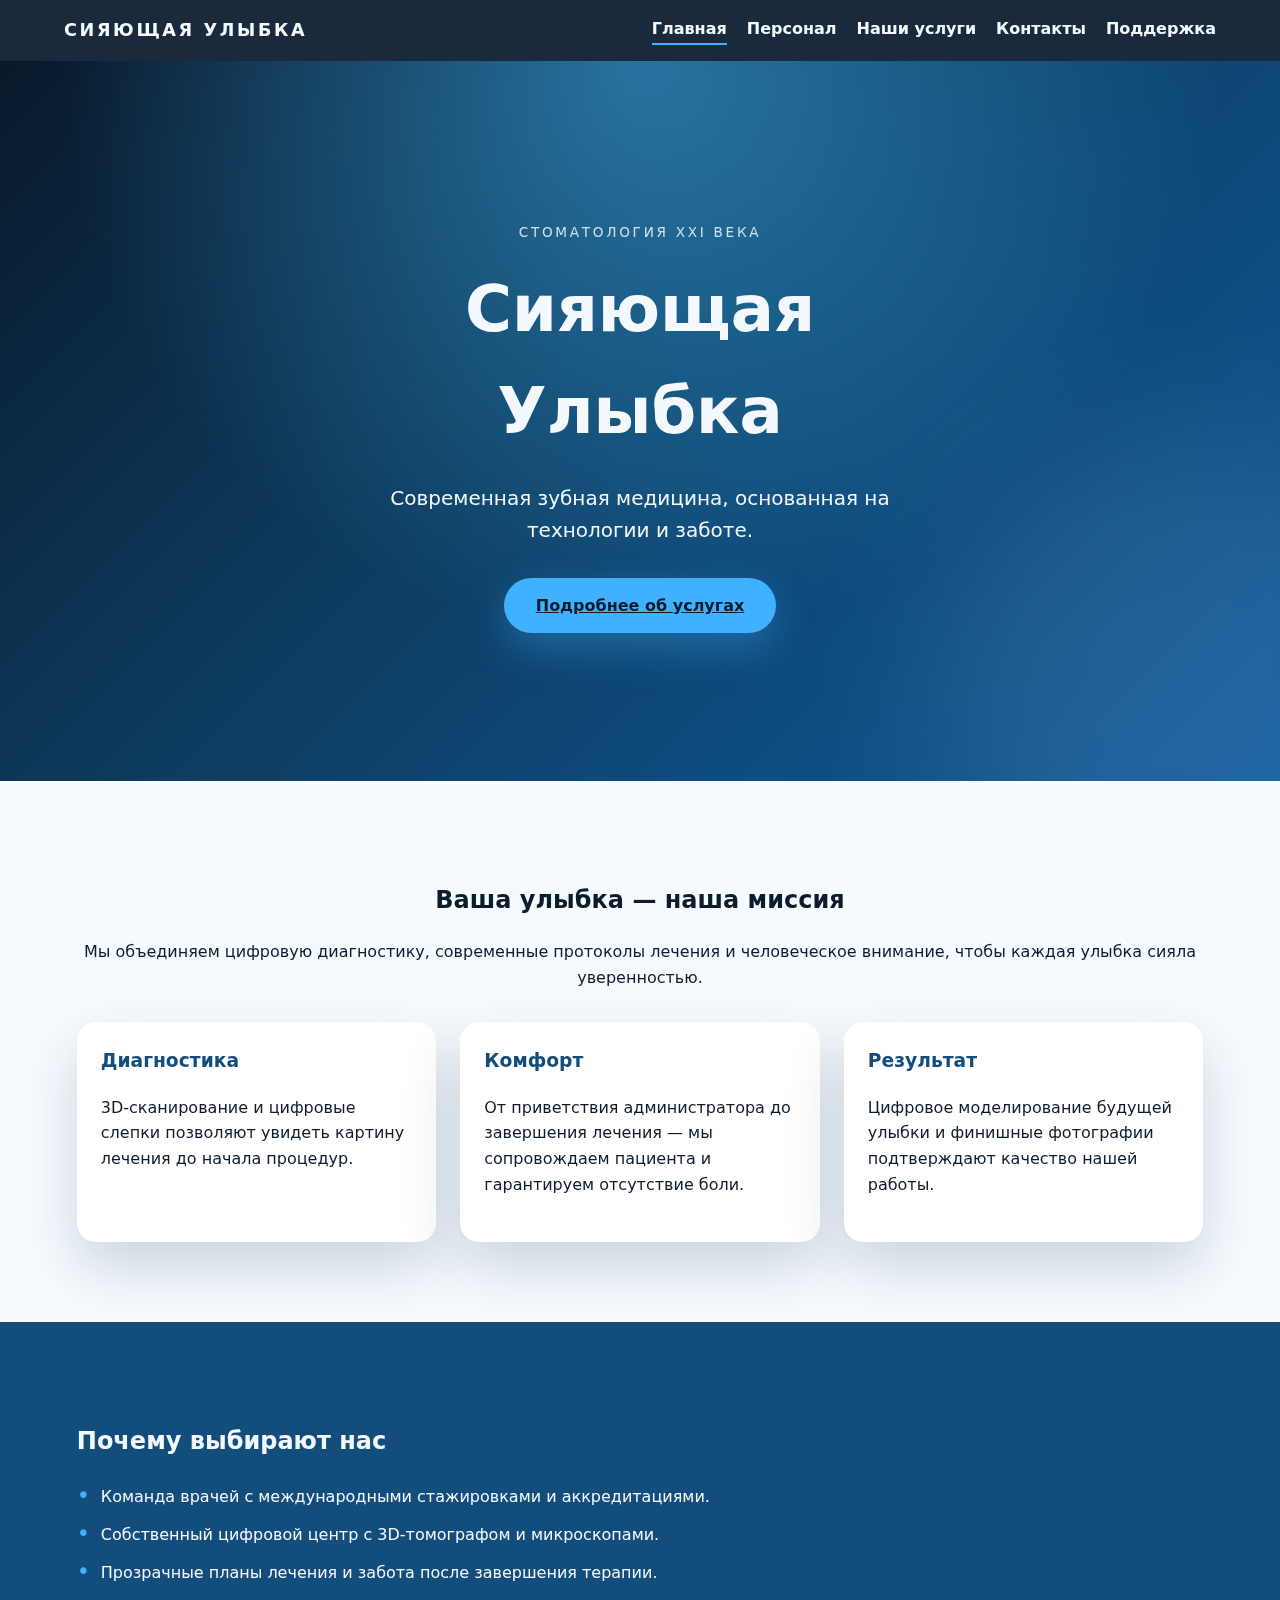
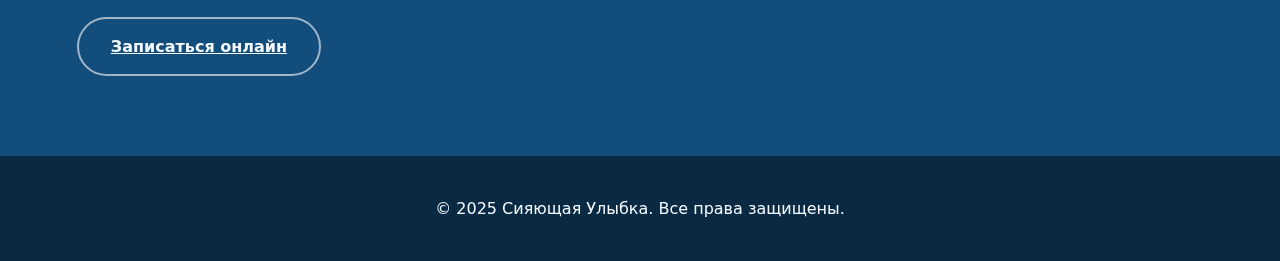
<file: index.html>
<!DOCTYPE html>
<html lang="ru">
<head>
    <meta charset="UTF-8">
    <meta name="viewport" content="width=device-width, initial-scale=1.0">
    <title>Сияющая Улыбка — стоматологическая клиника</title>
    <link rel="stylesheet" href="styles.css">
</head>
<body>
    <nav class="top-nav">
        <a class="logo" href="index.html">Сияющая Улыбка</a>
        <div class="top-nav__links">
            <a href="index.html">Главная</a>
            <a href="personnel.html">Персонал</a>
            <a href="services.html">Наши услуги</a>
            <a href="contacts.html">Контакты</a>
            <a href="support.html">Поддержка</a>
        </div>
    </nav>

    <header class="hero">
        <div class="hero__overlay"></div>
        <div class="hero__content">
            <p class="hero__tag">Стоматология XXI века</p>
            <h1>Сияющая Улыбка</h1>
            <p class="hero__subtitle">Современная зубная медицина, основанная на технологии и заботе.</p>
            <a class="btn btn--primary" href="services.html">Подробнее об услугах</a>
        </div>
    </header>

    <main>
        <section class="section section--light">
            <div class="section__header">
                <h2>Ваша улыбка — наша миссия</h2>
                <p>Мы объединяем цифровую диагностику, современные протоколы лечения и человеческое внимание, чтобы каждая улыбка сияла уверенностью.</p>
            </div>
            <div class="cards">
                <article class="card">
                    <h3>Диагностика</h3>
                    <p>3D-сканирование и цифровые слепки позволяют увидеть картину лечения до начала процедур.</p>
                </article>
                <article class="card">
                    <h3>Комфорт</h3>
                    <p>От приветствия администратора до завершения лечения — мы сопровождаем пациента и гарантируем отсутствие боли.</p>
                </article>
                <article class="card">
                    <h3>Результат</h3>
                    <p>Цифровое моделирование будущей улыбки и финишные фотографии подтверждают качество нашей работы.</p>
                </article>
            </div>
        </section>

        <section class="section section--dark">
            <div class="section__content">
                <h2>Почему выбирают нас</h2>
                <ul class="feature-list">
                    <li>Команда врачей с международными стажировками и аккредитациями.</li>
                    <li>Собственный цифровой центр с 3D-томографом и микроскопами.</li>
                    <li>Прозрачные планы лечения и забота после завершения терапии.</li>
                </ul>
                <a class="btn btn--outline" href="support.html">Записаться онлайн</a>
            </div>
        </section>
    </main>

    <footer class="footer">
        <p>© 2025 Сияющая Улыбка. Все права защищены.</p>
    </footer>

    <script src="app.js"></script>
</body>
</html>
</file>
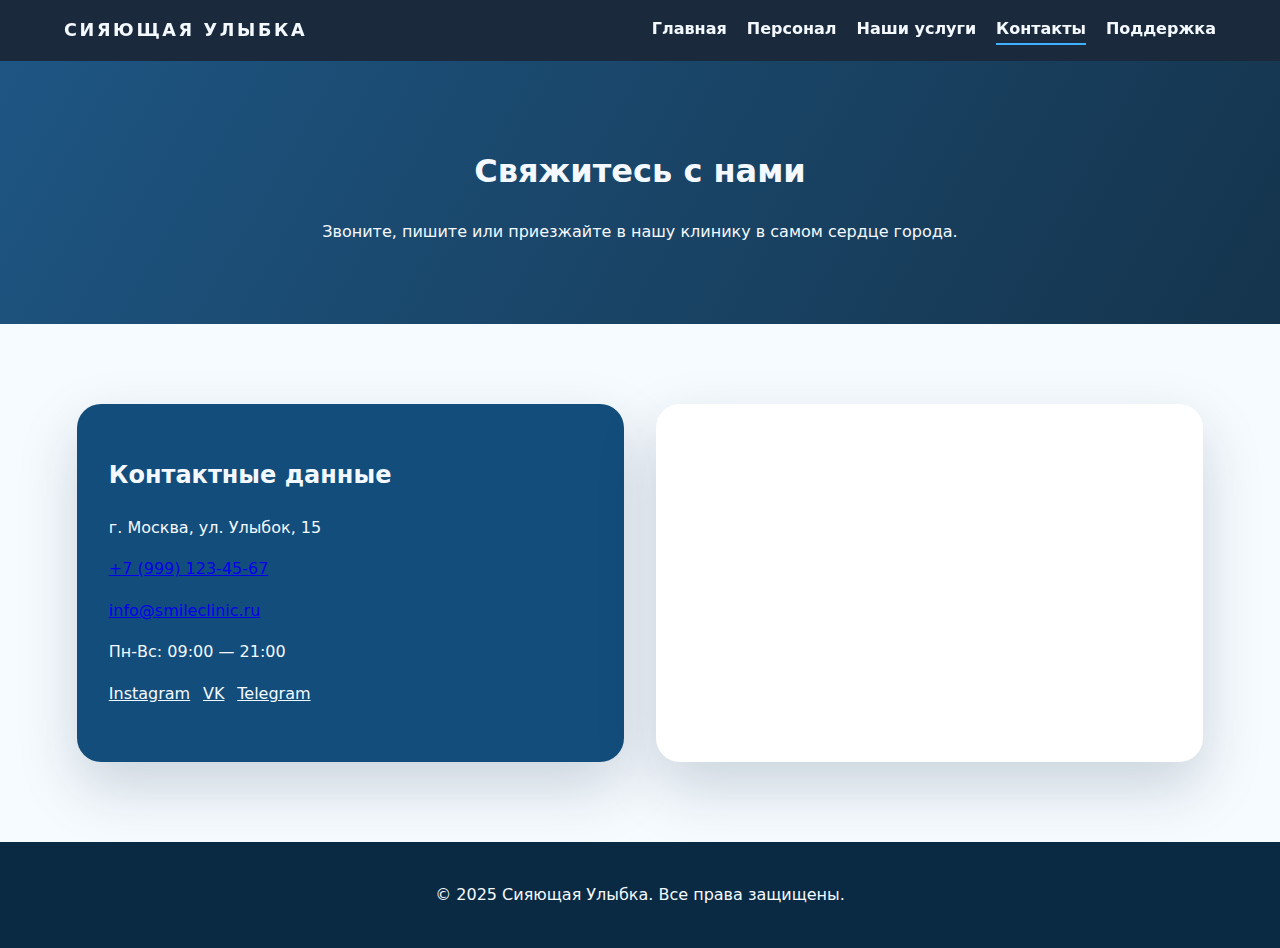
<file: contacts.html>
<!DOCTYPE html>
<html lang="ru">
<head>
    <meta charset="UTF-8">
    <meta name="viewport" content="width=device-width, initial-scale=1.0">
    <title>Контакты — Сияющая Улыбка</title>
    <link rel="stylesheet" href="styles.css">
</head>
<body>
    <nav class="top-nav">
        <a class="logo" href="index.html">Сияющая Улыбка</a>
        <div class="top-nav__links">
            <a href="index.html">Главная</a>
            <a href="personnel.html">Персонал</a>
            <a href="services.html">Наши услуги</a>
            <a href="contacts.html">Контакты</a>
            <a href="support.html">Поддержка</a>
        </div>
    </nav>

    <header class="sub-hero">
        <h1>Свяжитесь с нами</h1>
        <p>Звоните, пишите или приезжайте в нашу клинику в самом сердце города.</p>
    </header>

    <main class="section section--light contacts contacts--page">
        <div class="contacts__card">
            <h2>Контактные данные</h2>
            <p>г. Москва, ул. Улыбок, 15</p>
            <p><a href="tel:+79991234567">+7 (999) 123-45-67</a></p>
            <p><a href="mailto:info@smileclinic.ru">info@smileclinic.ru</a></p>
            <p>Пн-Вс: 09:00 — 21:00</p>
            <div class="socials">
                <a href="#">Instagram</a>
                <a href="#">VK</a>
                <a href="#">Telegram</a>
            </div>
        </div>
        <div class="map-card">
            <iframe
                title="Сияющая Улыбка на карте"
                src="https://www.google.com/maps/embed?pb=!1m18!1m12!1m3!1d1994.9043309319917!2d37.6148475778708!3d55.755814982043225!2m3!1f0!2f0!3f0!3m2!1i1024!2i768!4f13.1!3m3!1m2!1s0x46b54a5a0f9f0fb1%3A0x8e1b91f0ef9a0d29!2z0JzQvtGB0LrQstCwINCQ0YDQvtC20LTQtdGA0YHQuNGC0LXRgNGB0LrQsNGPINGD0LsuLCDQnNC-0YHQutCy0LA!5e0!3m2!1sru!2sru!4v1700000000000!5m2!1sru!2sru"
                width="100%"
                height="350"
                style="border:0;"
                loading="lazy"
                referrerpolicy="no-referrer-when-downgrade"></iframe>
        </div>
    </main>

    <footer class="footer">
        <p>© 2025 Сияющая Улыбка. Все права защищены.</p>
    </footer>

    <script src="app.js"></script>
</body>
</html>
</file>
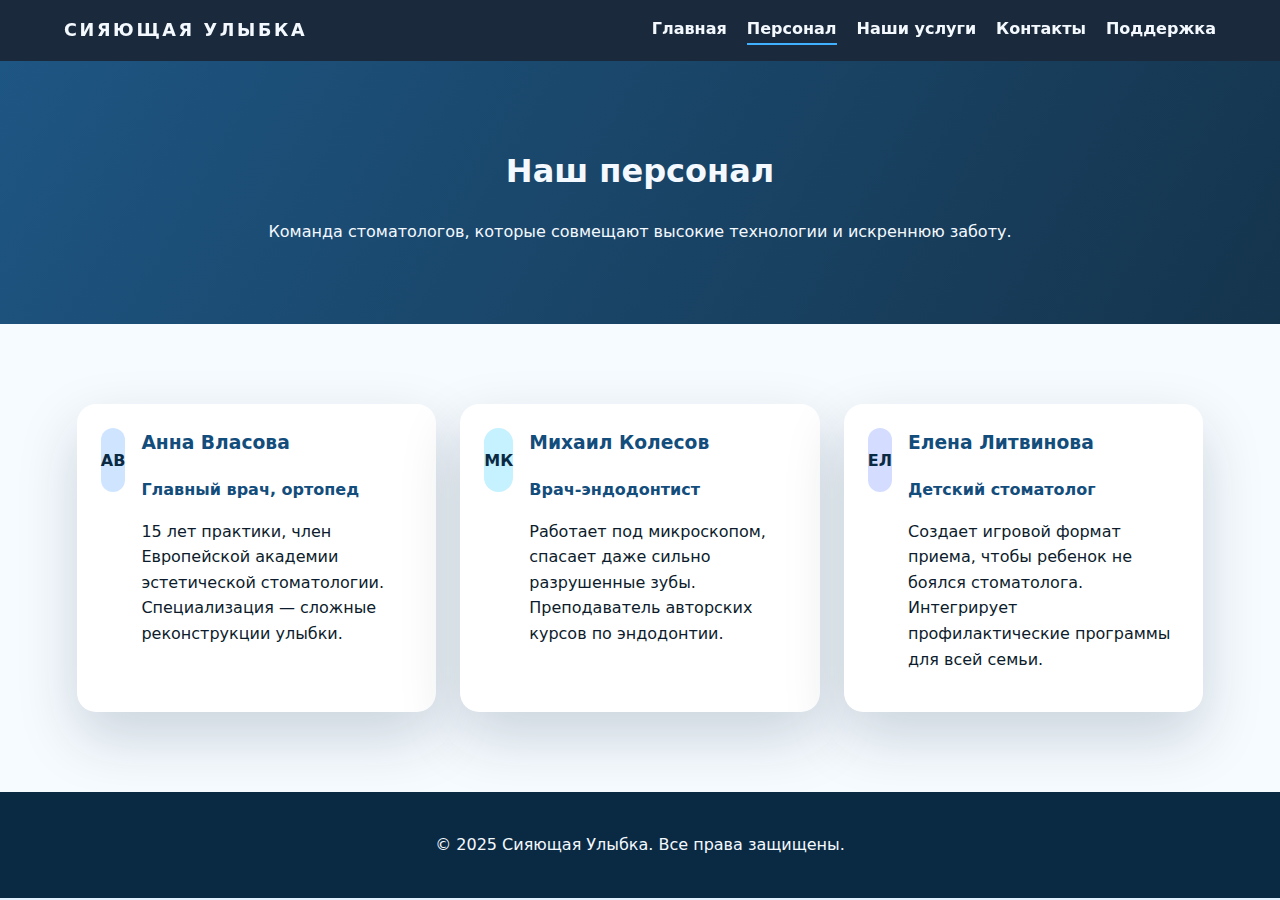
<file: personnel.html>
<!DOCTYPE html>
<html lang="ru">
<head>
    <meta charset="UTF-8">
    <meta name="viewport" content="width=device-width, initial-scale=1.0">
    <title>Персонал — Сияющая Улыбка</title>
    <link rel="stylesheet" href="styles.css">
</head>
<body>
    <nav class="top-nav">
        <a class="logo" href="index.html">Сияющая Улыбка</a>
        <div class="top-nav__links">
            <a href="index.html">Главная</a>
            <a href="personnel.html">Персонал</a>
            <a href="services.html">Наши услуги</a>
            <a href="contacts.html">Контакты</a>
            <a href="support.html">Поддержка</a>
        </div>
    </nav>

    <header class="sub-hero">
        <h1>Наш персонал</h1>
        <p>Команда стоматологов, которые совмещают высокие технологии и искреннюю заботу.</p>
    </header>

    <main class="section section--light">
        <div class="cards cards--team">
            <article class="card team-card">
                <div class="team-card__photo pastel-photo pastel-photo--blue">АВ</div>
                <div>
                    <h3>Анна Власова</h3>
                    <p class="team-card__role">Главный врач, ортопед</p>
                    <p>15 лет практики, член Европейской академии эстетической стоматологии. Специализация — сложные реконструкции улыбки.</p>
                </div>
            </article>
            <article class="card team-card">
                <div class="team-card__photo pastel-photo pastel-photo--cyan">МК</div>
                <div>
                    <h3>Михаил Колесов</h3>
                    <p class="team-card__role">Врач-эндодонтист</p>
                    <p>Работает под микроскопом, спасает даже сильно разрушенные зубы. Преподаватель авторских курсов по эндодонтии.</p>
                </div>
            </article>
            <article class="card team-card">
                <div class="team-card__photo pastel-photo pastel-photo--navy">ЕЛ</div>
                <div>
                    <h3>Елена Литвинова</h3>
                    <p class="team-card__role">Детский стоматолог</p>
                    <p>Создает игровой формат приема, чтобы ребенок не боялся стоматолога. Интегрирует профилактические программы для всей семьи.</p>
                </div>
            </article>
        </div>
    </main>

    <footer class="footer">
        <p>© 2025 Сияющая Улыбка. Все права защищены.</p>
    </footer>

    <script src="app.js"></script>
</body>
</html>
</file>
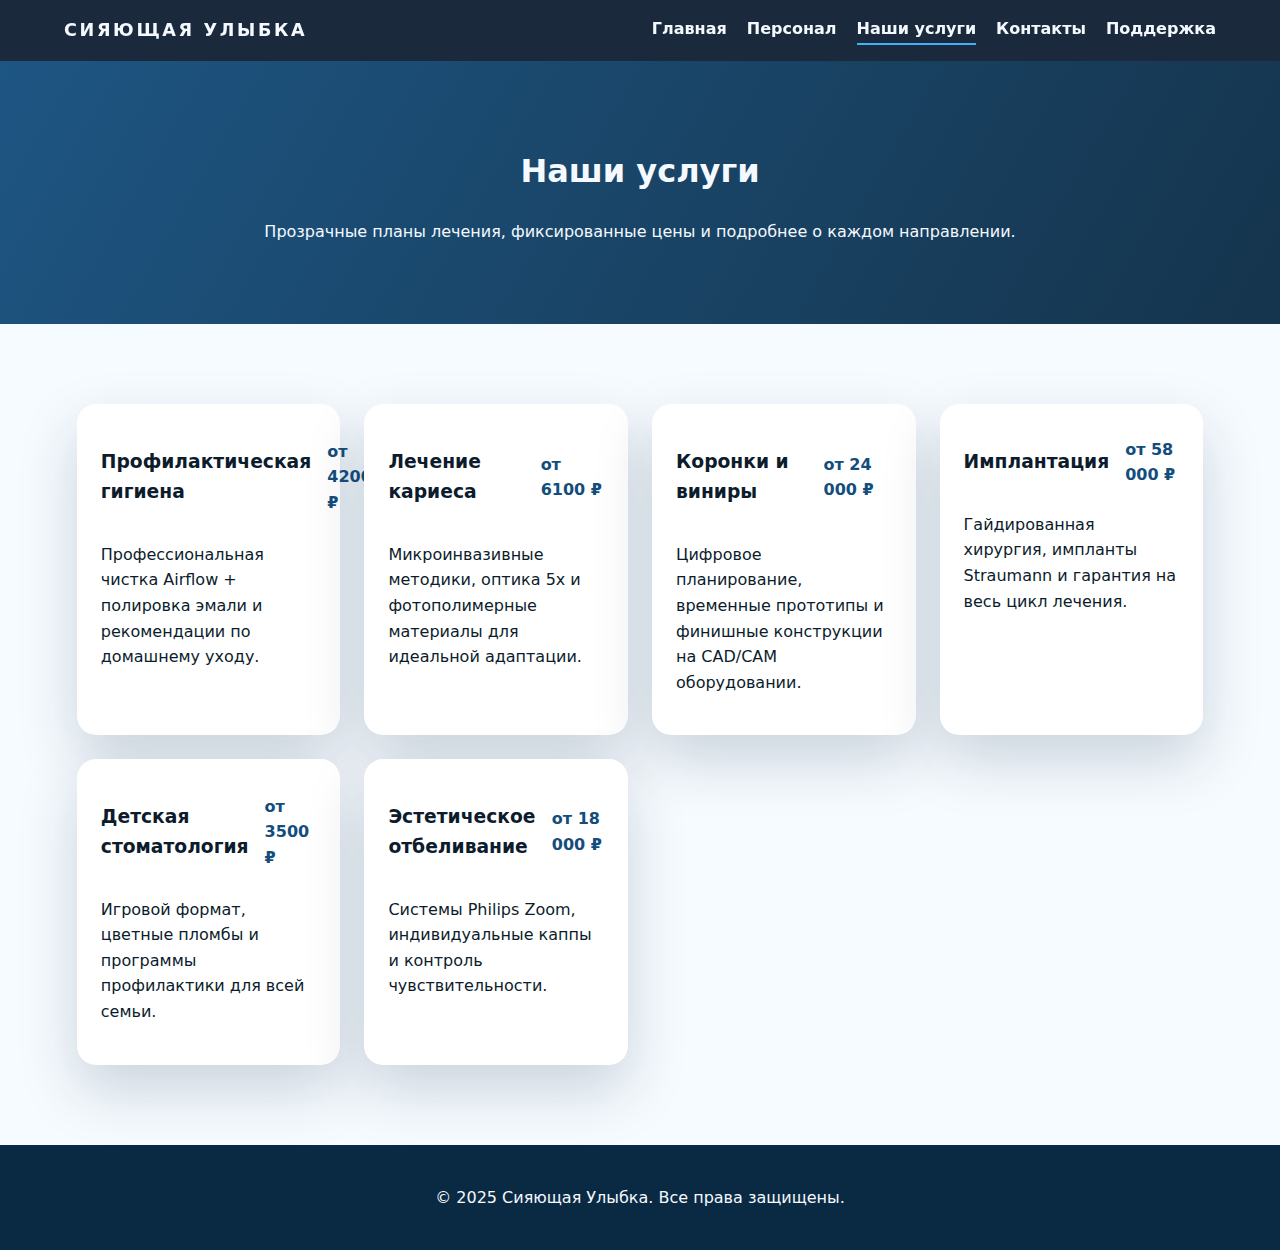
<file: services.html>
<!DOCTYPE html>
<html lang="ru">
<head>
    <meta charset="UTF-8">
    <meta name="viewport" content="width=device-width, initial-scale=1.0">
    <title>Наши услуги — Сияющая Улыбка</title>
    <link rel="stylesheet" href="styles.css">
</head>
<body>
    <nav class="top-nav">
        <a class="logo" href="index.html">Сияющая Улыбка</a>
        <div class="top-nav__links">
            <a href="index.html">Главная</a>
            <a href="personnel.html">Персонал</a>
            <a href="services.html">Наши услуги</a>
            <a href="contacts.html">Контакты</a>
            <a href="support.html">Поддержка</a>
        </div>
    </nav>

    <header class="sub-hero">
        <h1>Наши услуги</h1>
        <p>Прозрачные планы лечения, фиксированные цены и подробнее о каждом направлении.</p>
    </header>

    <main class="section section--light">
        <div class="services-grid">
            <article class="service-card">
                <header>
                    <h3>Профилактическая гигиена</h3>
                    <span class="price">от 4200 ₽</span>
                </header>
                <p>Профессиональная чистка Airflow + полировка эмали и рекомендации по домашнему уходу.</p>
            </article>
            <article class="service-card">
                <header>
                    <h3>Лечение кариеса</h3>
                    <span class="price">от 6100 ₽</span>
                </header>
                <p>Микроинвазивные методики, оптика 5x и фотополимерные материалы для идеальной адаптации.</p>
            </article>
            <article class="service-card">
                <header>
                    <h3>Коронки и виниры</h3>
                    <span class="price">от 24 000 ₽</span>
                </header>
                <p>Цифровое планирование, временные прототипы и финишные конструкции на CAD/CAM оборудовании.</p>
            </article>
            <article class="service-card">
                <header>
                    <h3>Имплантация</h3>
                    <span class="price">от 58 000 ₽</span>
                </header>
                <p>Гайдированная хирургия, импланты Straumann и гарантия на весь цикл лечения.</p>
            </article>
            <article class="service-card">
                <header>
                    <h3>Детская стоматология</h3>
                    <span class="price">от 3500 ₽</span>
                </header>
                <p>Игровой формат, цветные пломбы и программы профилактики для всей семьи.</p>
            </article>
            <article class="service-card">
                <header>
                    <h3>Эстетическое отбеливание</h3>
                    <span class="price">от 18 000 ₽</span>
                </header>
                <p>Системы Philips Zoom, индивидуальные каппы и контроль чувствительности.</p>
            </article>
        </div>
    </main>

    <footer class="footer">
        <p>© 2025 Сияющая Улыбка. Все права защищены.</p>
    </footer>

    <script src="app.js"></script>
</body>
</html>
</file>
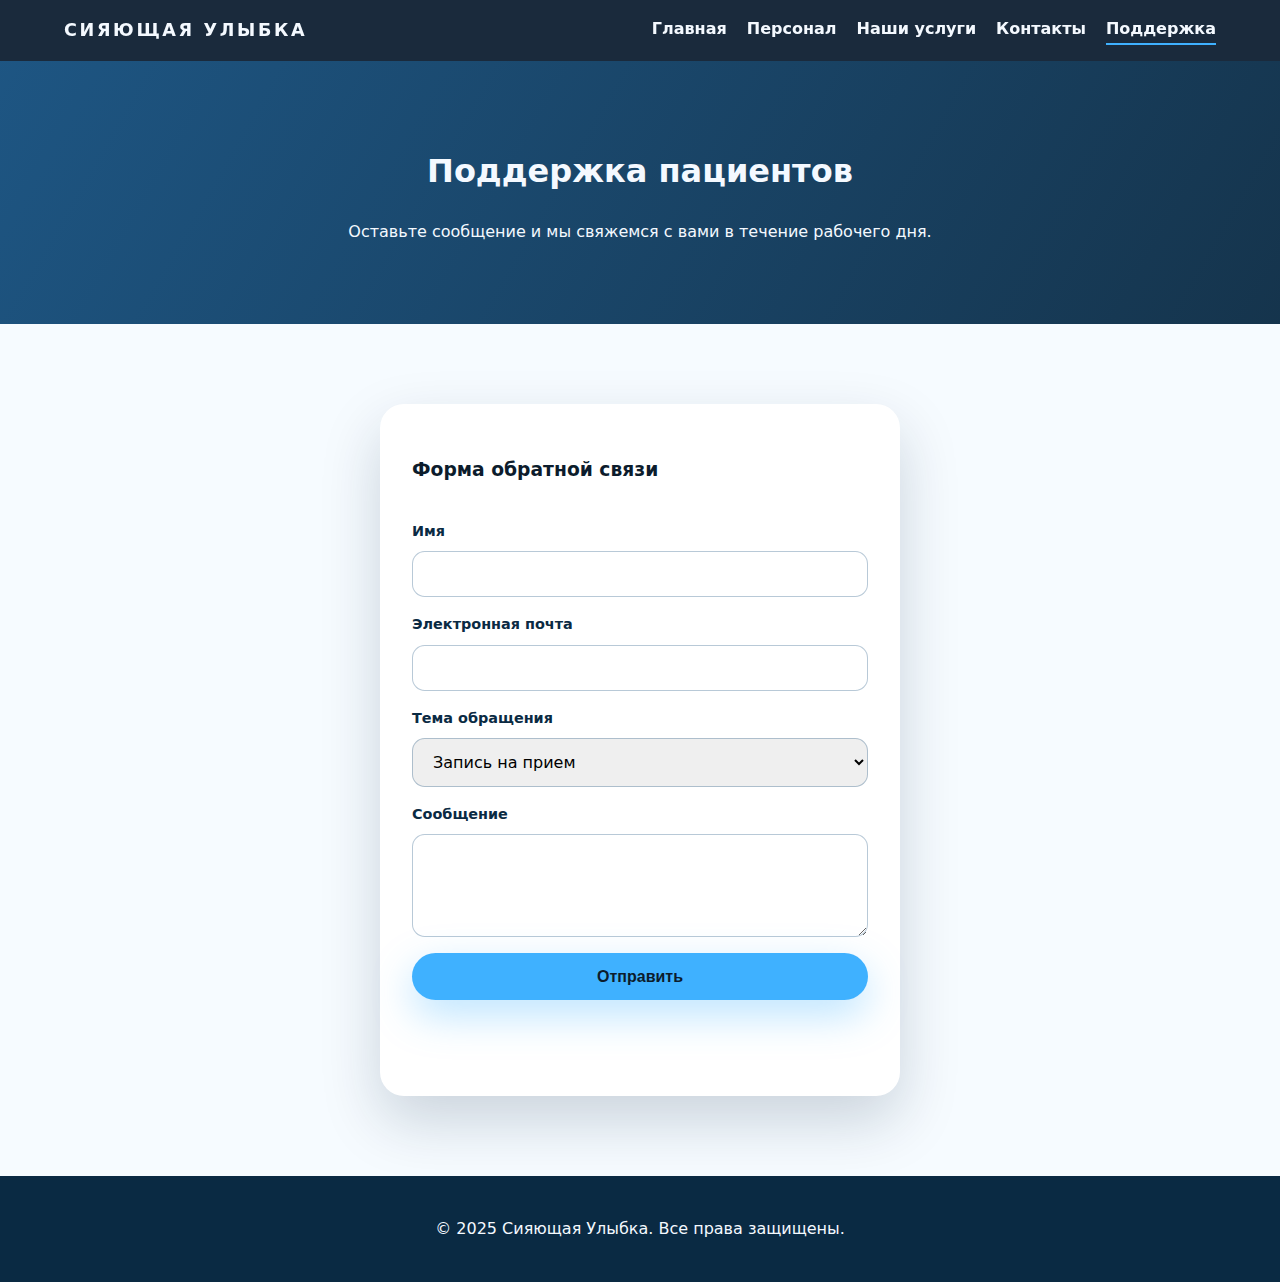
<file: support.html>
<!DOCTYPE html>
<html lang="ru">
<head>
    <meta charset="UTF-8">
    <meta name="viewport" content="width=device-width, initial-scale=1.0">
    <title>Поддержка — Сияющая Улыбка</title>
    <link rel="stylesheet" href="styles.css">
</head>
<body>
    <nav class="top-nav">
        <a class="logo" href="index.html">Сияющая Улыбка</a>
        <div class="top-nav__links">
            <a href="index.html">Главная</a>
            <a href="personnel.html">Персонал</a>
            <a href="services.html">Наши услуги</a>
            <a href="contacts.html">Контакты</a>
            <a href="support.html">Поддержка</a>
        </div>
    </nav>

    <header class="sub-hero">
        <h1>Поддержка пациентов</h1>
        <p>Оставьте сообщение и мы свяжемся с вами в течение рабочего дня.</p>
    </header>

    <main class="section section--light">
        <form class="form support-form" id="support-form">
            <h3>Форма обратной связи</h3>
            <label>
                Имя
                <input type="text" name="name" required>
            </label>
            <label>
                Электронная почта
                <input type="email" name="email" required>
            </label>
            <label>
                Тема обращения
                <select name="topic">
                    <option value="booking">Запись на прием</option>
                    <option value="question">Вопрос по лечению</option>
                    <option value="feedback">Обратная связь</option>
                </select>
            </label>
            <label>
                Сообщение
                <textarea name="message" rows="4" required></textarea>
            </label>
            <button type="submit" class="btn btn--primary">Отправить</button>
            <p class="form__status" id="support-status"></p>
        </form>
    </main>

    <footer class="footer">
        <p>© 2025 Сияющая Улыбка. Все права защищены.</p>
    </footer>

    <script src="app.js"></script>
</body>
</html>
</file>
<file: styles.css>
:root {
    --brand-dark: #0a2a43;
    --brand-mid: #134d7c;
    --brand-light: #e3f2ff;
    --accent: #3fb1ff;
    --text-dark: #0c1c2c;
    --text-light: #f4f9ff;
    --shadow: 0 25px 60px rgba(8, 35, 59, 0.18);
    font-family: "Segoe UI", system-ui, -apple-system, sans-serif;
}

*,
*::before,
*::after {
    box-sizing: border-box;
}

body {
    margin: 0;
    background: var(--brand-light);
    color: var(--text-dark);
    line-height: 1.6;
}

.top-nav {
    position: sticky;
    top: 0;
    z-index: 10;
    display: flex;
    align-items: center;
    justify-content: space-between;
    padding: 1rem clamp(1rem, 5vw, 4rem);
    background: rgba(9, 25, 43, 0.92);
    backdrop-filter: blur(12px);
    color: var(--text-light);
}

.top-nav a {
    color: inherit;
    text-decoration: none;
    font-weight: 600;
}

.top-nav__links {
    display: flex;
    gap: 1.25rem;
    flex-wrap: wrap;
}

.logo {
    font-size: 1.1rem;
    text-transform: uppercase;
    letter-spacing: 0.15em;
}

.top-nav__links a {
    position: relative;
    padding-bottom: 0.2rem;
}

.top-nav__links a::after {
    content: "";
    position: absolute;
    left: 0;
    bottom: 0;
    width: 100%;
    height: 2px;
    background: var(--accent);
    transform: scaleX(0);
    transform-origin: left;
    transition: transform 0.2s ease;
}

.top-nav__links a:hover::after {
    transform: scaleX(1);
}

.top-nav__links a.active-link::after {
    transform: scaleX(1);
}

.hero {
    position: relative;
    min-height: 80vh;
    display: flex;
    align-items: center;
    justify-content: center;
    text-align: center;
    background: linear-gradient(135deg, #09192b, #0d3a5c 40%, #0f5b9e);
    color: var(--text-light);
    overflow: hidden;
}

.hero__overlay {
    position: absolute;
    inset: 0;
    background: radial-gradient(circle at top, rgba(63, 177, 255, 0.45), transparent 60%);
    mix-blend-mode: screen;
}

.hero::after {
    content: "";
    position: absolute;
    width: 500px;
    height: 500px;
    border-radius: 50%;
    background: rgba(255, 255, 255, 0.08);
    filter: blur(80px);
    right: -150px;
    bottom: -150px;
}

.hero__content {
    position: relative;
    z-index: 1;
    max-width: 620px;
    padding: 2rem;
}

.hero__tag {
    text-transform: uppercase;
    letter-spacing: 0.2em;
    font-size: 0.85rem;
    color: rgba(255, 255, 255, 0.8);
}

.hero h1 {
    font-size: clamp(2.8rem, 5vw, 4.5rem);
    margin: 0.5rem 0;
}

.hero__subtitle {
    font-size: 1.25rem;
    margin-bottom: 2rem;
}

.btn {
    display: inline-flex;
    align-items: center;
    justify-content: center;
    gap: 0.5rem;
    padding: 0.9rem 2rem;
    border-radius: 999px;
    border: none;
    font-weight: 600;
    font-size: 1rem;
    cursor: pointer;
    transition: transform 0.2s ease, box-shadow 0.2s ease;
}

.btn--primary {
    background: var(--accent);
    color: var(--text-dark);
    box-shadow: 0 15px 40px rgba(63, 177, 255, 0.35);
}

.btn--primary:hover {
    transform: translateY(-2px);
}

.btn--outline {
    background: transparent;
    border: 2px solid rgba(255, 255, 255, 0.6);
    color: var(--text-light);
}

.section {
    padding: clamp(3rem, 8vw, 5rem) clamp(1.5rem, 6vw, 5rem);
}

.sub-hero {
    background: linear-gradient(120deg, rgba(19, 77, 124, 0.95), rgba(10, 42, 67, 0.95));
    color: var(--text-light);
    text-align: center;
    padding: clamp(2.5rem, 6vw, 4rem) clamp(1.5rem, 8vw, 6rem);
}

.section--light {
    background: #f6fbff;
}

.section--dark {
    background: var(--brand-mid);
    color: var(--text-light);
}

.section__header {
    text-align: center;
    margin-bottom: 2rem;
}

.cards {
    display: grid;
    grid-template-columns: repeat(auto-fit, minmax(220px, 1fr));
    gap: 1.5rem;
}

.cards--team {
    grid-template-columns: repeat(auto-fit, minmax(280px, 1fr));
}

.card {
    background: #fff;
    padding: 1.5rem;
    border-radius: 1.2rem;
    box-shadow: var(--shadow);
    min-height: 220px;
}

.card h3 {
    margin-top: 0;
    color: var(--brand-mid);
}

.feature-list {
    list-style: none;
    padding: 0;
    margin: 1.5rem 0 2rem;
}

.feature-list li {
    margin-bottom: 0.75rem;
    padding-left: 1.5rem;
    position: relative;
}

.feature-list li::before {
    content: "•";
    color: var(--accent);
    position: absolute;
    left: 0;
    font-size: 1.4rem;
    line-height: 1;
}

.contacts {
    display: grid;
    grid-template-columns: repeat(auto-fit, minmax(280px, 1fr));
    gap: 2rem;
    align-items: start;
}

.contacts--page {
    align-items: stretch;
}

.contacts__card {
    background: var(--brand-mid);
    color: var(--text-light);
    padding: 2rem;
    border-radius: 1.5rem;
    box-shadow: var(--shadow);
}

.form {
    background: #fff;
    padding: 2rem;
    border-radius: 1.5rem;
    box-shadow: var(--shadow);
    display: flex;
    flex-direction: column;
    gap: 1rem;
}

.form label {
    font-size: 0.9rem;
    font-weight: 600;
    color: var(--brand-dark);
    display: flex;
    flex-direction: column;
    gap: 0.5rem;
}

.form input,
.form select,
.form textarea {
    border: 1px solid rgba(19, 77, 124, 0.3);
    border-radius: 0.8rem;
    padding: 0.8rem 1rem;
    font-size: 1rem;
    font-family: inherit;
}

.form input:focus,
.form select:focus,
.form textarea:focus {
    outline: 2px solid rgba(63, 177, 255, 0.6);
    border-color: transparent;
}

.form__status {
    min-height: 1.2rem;
    font-size: 0.9rem;
    color: var(--brand-mid);
}

.footer {
    text-align: center;
    padding: 1.5rem;
    background: var(--brand-dark);
    color: var(--text-light);
}

.team-card {
    display: flex;
    gap: 1rem;
    align-items: flex-start;
}

.team-card__photo {
    width: 64px;
    height: 64px;
    border-radius: 16px;
    font-weight: 700;
    display: flex;
    align-items: center;
    justify-content: center;
}

.team-card__role {
    margin: 0.2rem 0 0.6rem;
    color: var(--brand-mid);
    font-weight: 600;
}

.pastel-photo {
    color: var(--brand-dark);
}

.pastel-photo--blue {
    background: #cfe5ff;
}

.pastel-photo--cyan {
    background: #c6f1ff;
}

.pastel-photo--navy {
    background: #d4ddff;
}

.services-grid {
    display: grid;
    grid-template-columns: repeat(auto-fit, minmax(260px, 1fr));
    gap: 1.5rem;
}

.service-card {
    background: #fff;
    padding: 1.5rem;
    border-radius: 1.2rem;
    box-shadow: var(--shadow);
}

.service-card header {
    display: flex;
    align-items: center;
    justify-content: space-between;
    gap: 1rem;
    margin-bottom: 1rem;
}

.price {
    font-weight: 700;
    color: var(--brand-mid);
}

.map-card {
    border-radius: 1.5rem;
    overflow: hidden;
    box-shadow: var(--shadow);
    background: #fff;
}

.socials {
    display: flex;
    gap: 0.8rem;
    flex-wrap: wrap;
    margin-top: 1rem;
}

.socials a {
    color: var(--text-light);
    text-decoration: underline;
}

.support-form {
    max-width: 520px;
    margin: 0 auto;
}

@media (max-width: 600px) {
    .hero {
        min-height: 70vh;
    }

    .hero__content {
        padding: 1.5rem;
    }

    .cards {
        grid-template-columns: 1fr;
    }

    .top-nav {
        flex-direction: column;
        gap: 0.8rem;
        position: static;
    }
}
</file>
